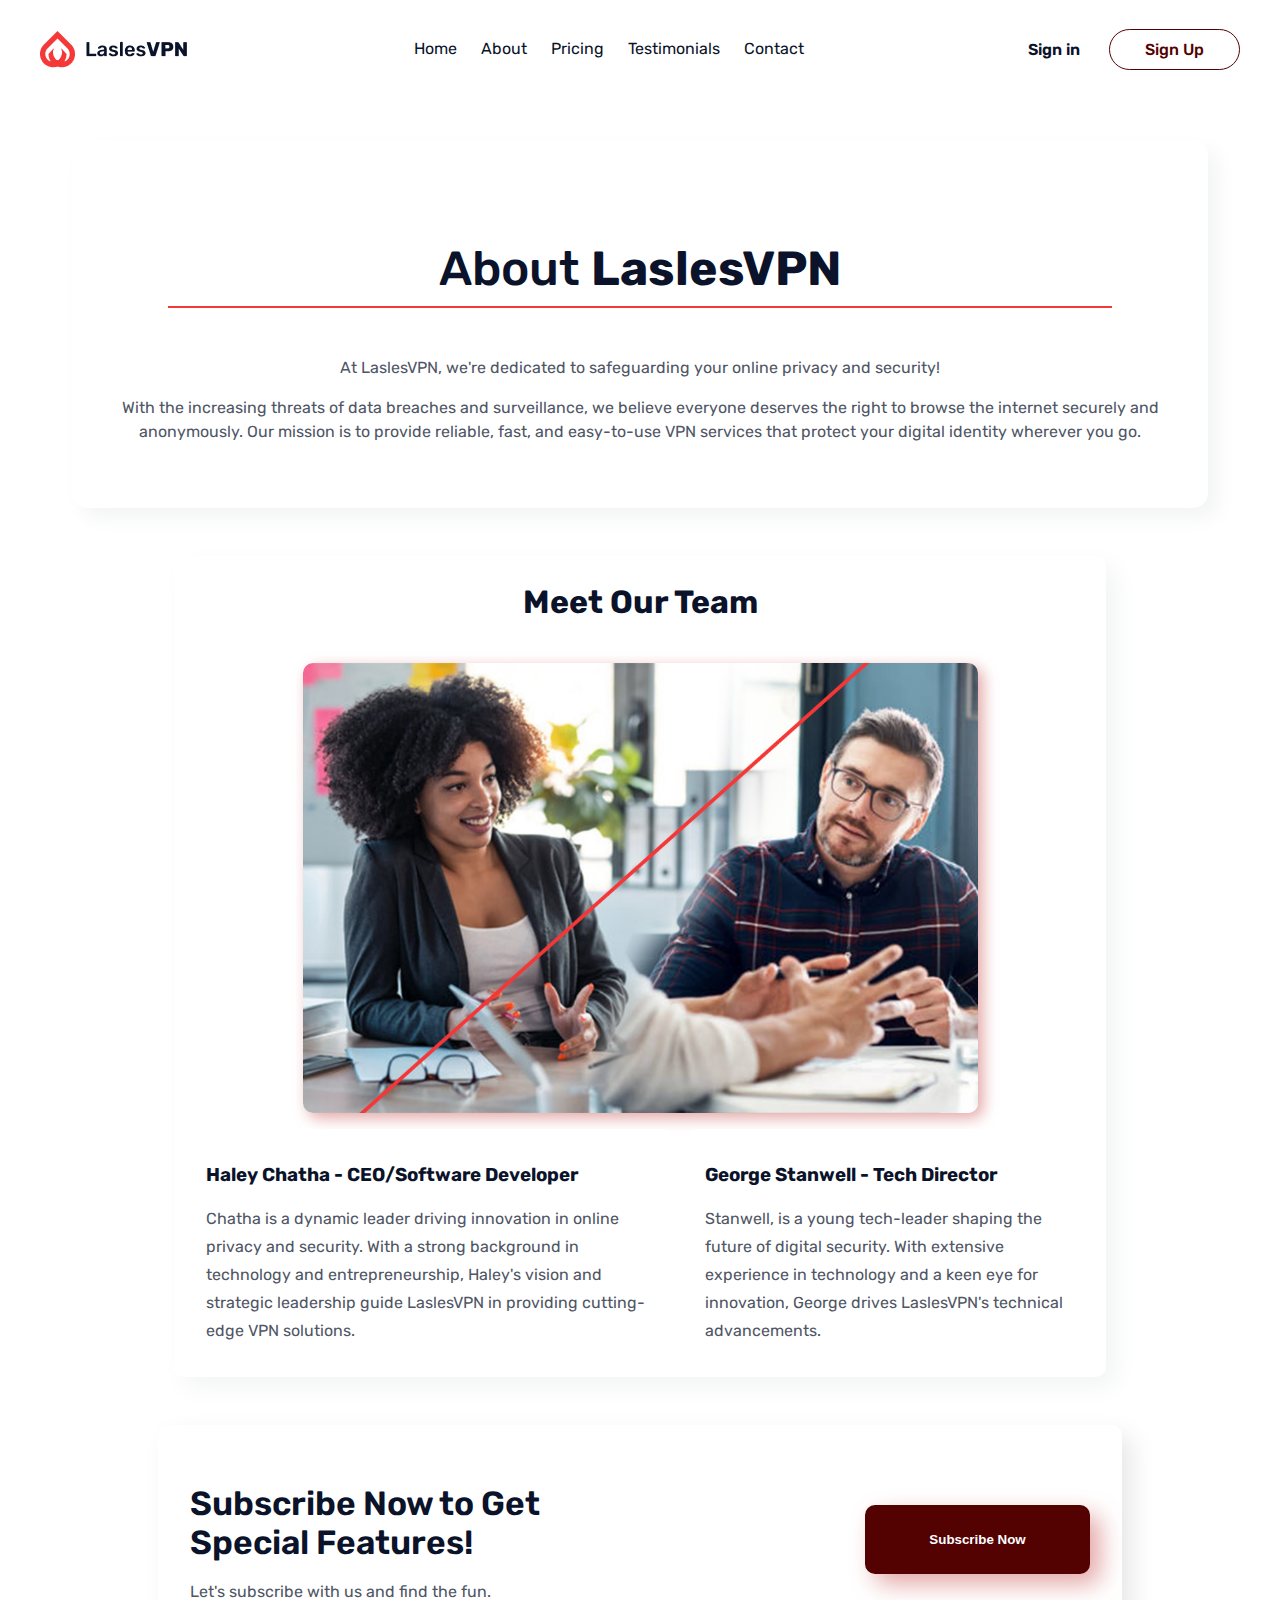
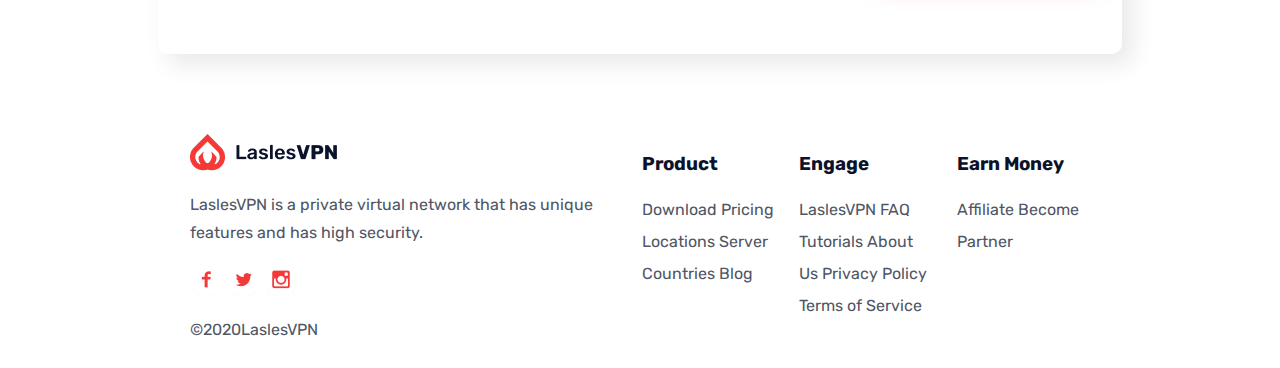
<file: about.html>
<!DOCTYPE html>
<html lang="en">

<head>
    <meta charset="UTF-8">
    <meta name="viewport" content="width=device-width, initial-scale=1.0">
    <link rel="stylesheet" href="css/about.css">
    <link rel="stylesheet" href="https://cdnjs.cloudflare.com/ajax/libs/font-awesome/6.5.1/css/all.min.css">
    <link rel="preconnect" href="https://fonts.googleapis.com">
    <link rel="preconnect" href="https://fonts.gstatic.com" crossorigin>
    <link
        href="https://fonts.googleapis.com/css2?family=Lato:ital,wght@0,300;0,400;0,700;0,900;1,400&family=Rubik:ital,wght@0,300..900;1,300..900&display=swap"
        rel="stylesheet">
    <title>LaslesVPN - About</title>
    <link rel="icon" type="image/x-icon" href="./assets/logo-vec.png">
</head>

<body>
    <!-- SEPERATE LINKS FOR ACCESSIBILITY NAVIGATION SKIP LINKS -->
    <ul class="skip-links">
        <li><a href="#nav" aria-label="Skip to main navigation">Skip to the navigation bar </a></li>
        <li><a href="#main" aria-label="Skip to main content">Skip to main page content</a></li>
        <li><a href="#subscribe" aria-label="Skip to subscription section">Skip to subscription section</a></li>
    </ul>
    <!-- SEPERATE LINKS FOR ACCESSIBILITY NAVIGATION SKIP LINKS -->
    <div class="container">
        <header>
            <nav id="nav" class="masternav">
                <img src="./assets/logo.png" alt="LaslesVPN logo" class="nav-image">
                <div class="main-nav">
                    <ul class="nav-list">
                        <li><a href="index.html" aria-label="home link">Home</a></li>
                        <li><a href="about.html" aria-label="about link">About</a></li>
                        <li><a href="#" aria-label="pricing link">Pricing</a></li>
                        <li><a href="#" aria-label="testimonials link">Testimonials</a></li>
                        <li><a href="contact.html" aria-label="contact link">Contact</a></li>
                    </ul>
                </div>
                <div class="nav-buttons">
                    <a href="#" class="sign-in" aria-label="sign in link">Sign in</a>
                    <a href="#" class="sign-up" aria-label="sign up link">Sign Up</a>
                </div>
            </nav>

            <div class="top-ban">
                <div class="site-h1">
                    <h1>About <span>LaslesVPN</span></h1>
                </div>
                <div class="top-text">
                    <p>
                        At LaslesVPN, we're dedicated to safeguarding your online privacy and security! </p>
                    <p>
                        With the increasing threats of data breaches and surveillance, we believe everyone deserves the
                        right to browse the internet securely and anonymously. Our mission is to provide reliable, fast,
                        and easy-to-use VPN services that protect your digital identity wherever you go.
                    </p>
                </div>
            </div>
        </header>
        
        <main id="main" class="content">
            <section class="learn-sec">
            <div class="open-all">
                <h2 class="learn-h2"> Meet Our Team</h2>
                <img srcset="./resolution-assets/work-320_x_213.jpg 320w,
                            ./resolution-assets/work-640_x_426.jpg 640w,
                            ./resolution-assets/work-960_x_640.jpg 960w" 
                        sizes="(max-width: 320px) 320px,
                            (max-width: 640px) 640px,
                            (max-width: 960px) 960px"
                        src="./resolution-assets/work-640_x_426.jpg" alt="mix of LaslesVPN employees" class="divide-img">

                <div class="open-container">
                    <!-- set divs seperate to flex 2 boxes side by side -->
                    
                    <div class="open-text">
                        <h3>Haley Chatha - CEO/Software Developer</h3>
                        <p>Chatha is a dynamic leader driving innovation in online privacy and security. With a strong
                            background in technology and entrepreneurship, Haley's vision and strategic leadership guide
                            LaslesVPN in providing cutting-edge VPN solutions.</p>
                        </div>
                        <div class="open-text">
                            <h3>George Stanwell - Tech Director</h3>
                            <p> Stanwell, is a young tech-leader shaping the future of digital security. With extensive
                                experience in technology and a keen eye for innovation, George drives LaslesVPN's technical
                                advancements.
                            </p>
                        </div>
                    </div>
                </div>
            </section>
        </main>
        
        <div id="subscribe" class="subscribe-card">
            <div class="sub-text">
                <h2>Subscribe Now to Get Special Features!</h2>
                <p>Let's subscribe with us and find the fun.</p>
            </div>
            <button type="submit" class="subscribebtn" aria-label="open subscribe to emails module">Subscribe Now</button>
        </div>

        <!-- START OF FOOTER -->
        
        <footer>
            <div class="footer-container-soc">
                <div class="footer-copy">
                    <img src="./assets/logo.png" alt="LaslesVPN logo">
                    <p>LaslesVPN is a private virtual network that has unique features and has high security.</p>
                    <!-- ARIA labels added with context that these would be links on real site -->
                    <img src="./assets/Facebook.png" alt="Facebook logo" class="soc-icon" aria-label="link to company facebook account">
                    <img src="./assets/Twitter.png" alt="Twitter logo" class="soc-icon" aria-label="link to company twitter account">
                    <img src="./assets/Instagram.png" alt="Instagram logo" class="soc-icon" aria-label="link to company instagram account">
                    <p>&copy;2020LaslesVPN</p>
                </div>
            </div>
            <div class="footer-container-cont">
                <div class="link-text">
                    <h3>Product</h3>
                    <a href="#" aria-label="donwload software link">Download </a>
                    <a href="#" aria-label="price plan link">Pricing</a>
                    <a href="#" aria-label="contact page link">Locations</a>
                    <a href="#" aria-label="server code link">Server</a>
                    <a href="#" aria-label="partner countries link">Countries</a>
                    <a href="#" aria-label="outside blog page link">Blog</a>
                </div>
                <div class="link-text">
                    <h3>Engage</h3>
                    <a href="index.html" aria-label="welcome page link">LaslesVPN </a>
                    <a href="#" aria-label="frequently asked questions link">FAQ</a>
                    <a href="#" aria-label="tutorials video link">Tutorials</a>
                    <a href="about.html" aria-label="about us link">About Us</a>
                    <a href="#" aria-label="privacy policy link">Privacy Policy</a>
                    <a href="#" aria-label="terms of service link">Terms of Service</a>
                </div>
                <div class="link-text"> 
                    <h3>Earn Money</h3>
                    <a href="#" aria-label="affiliate page link">Affiliate</a>
                    <a href="#" aria-label="become partner link">Become Partner</a>
                </div>
            </div>
            
        </footer>
    </div>
        
    </body>
</file>
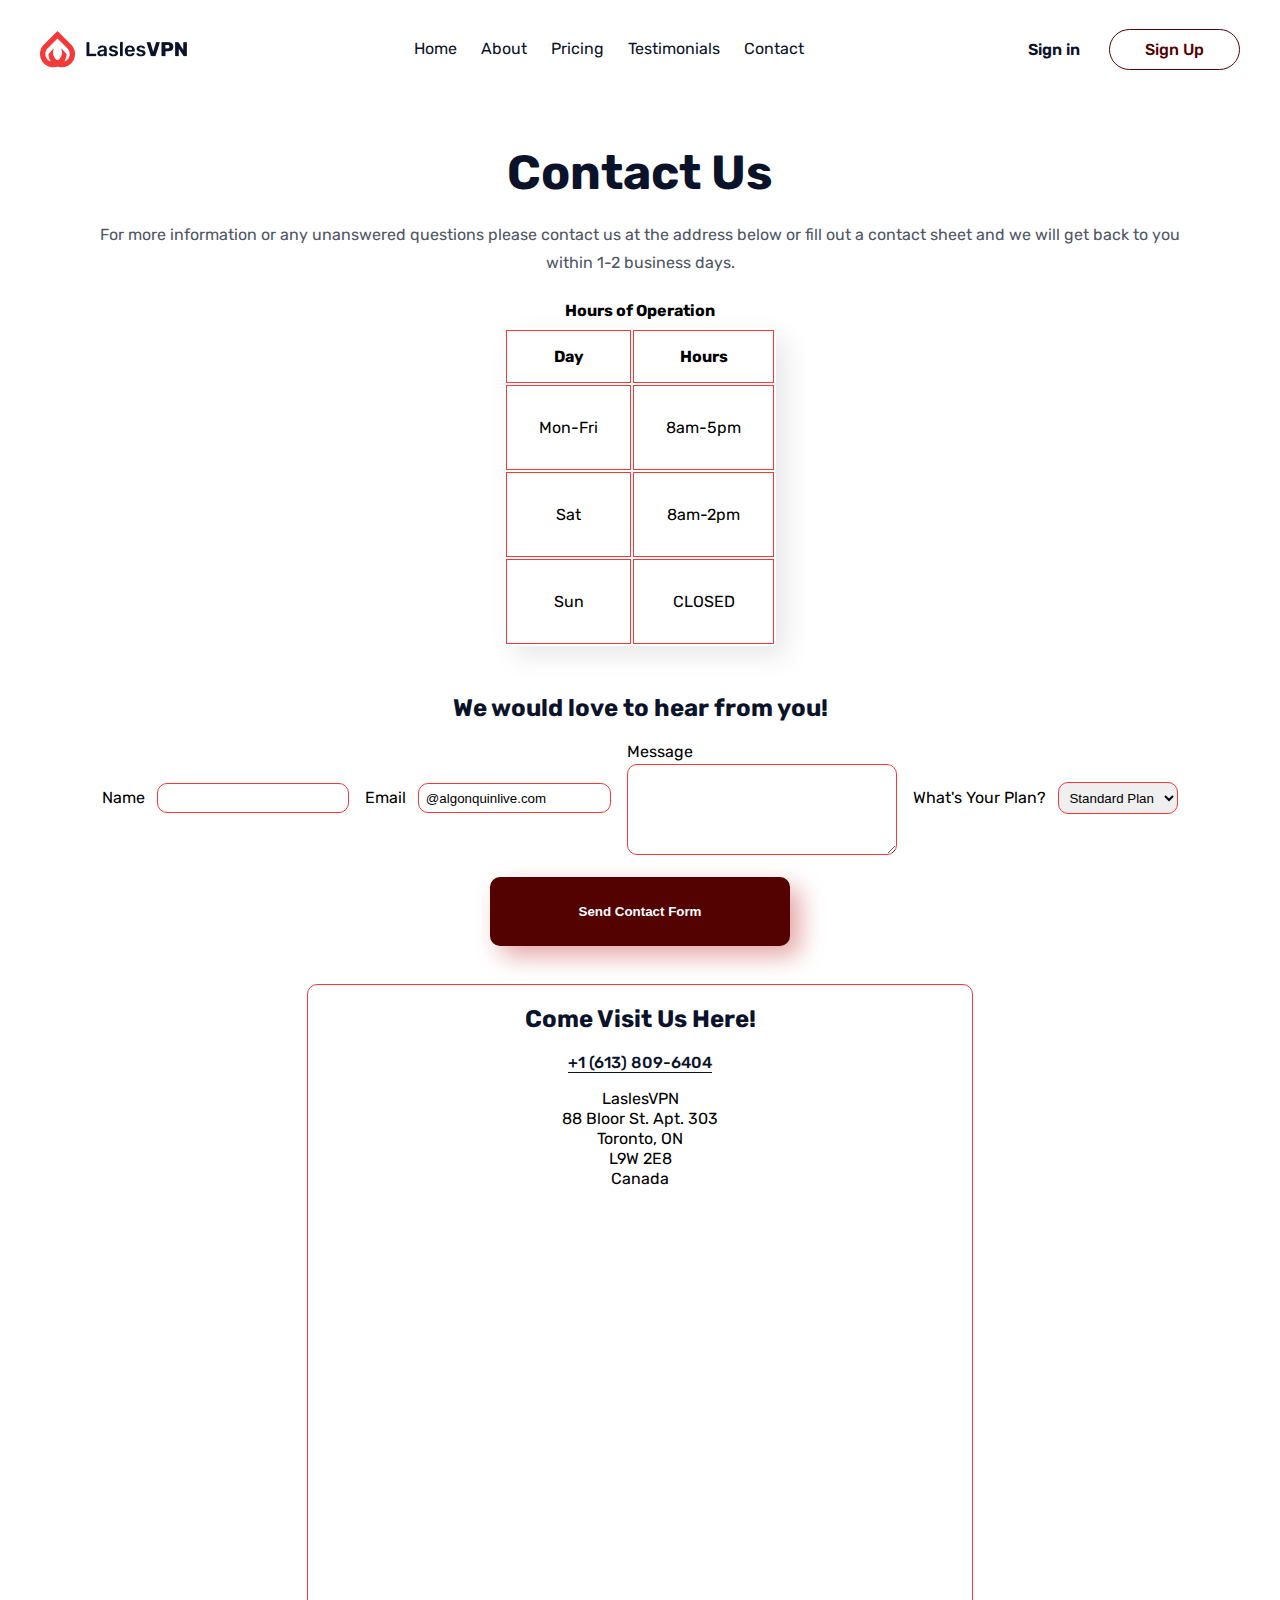
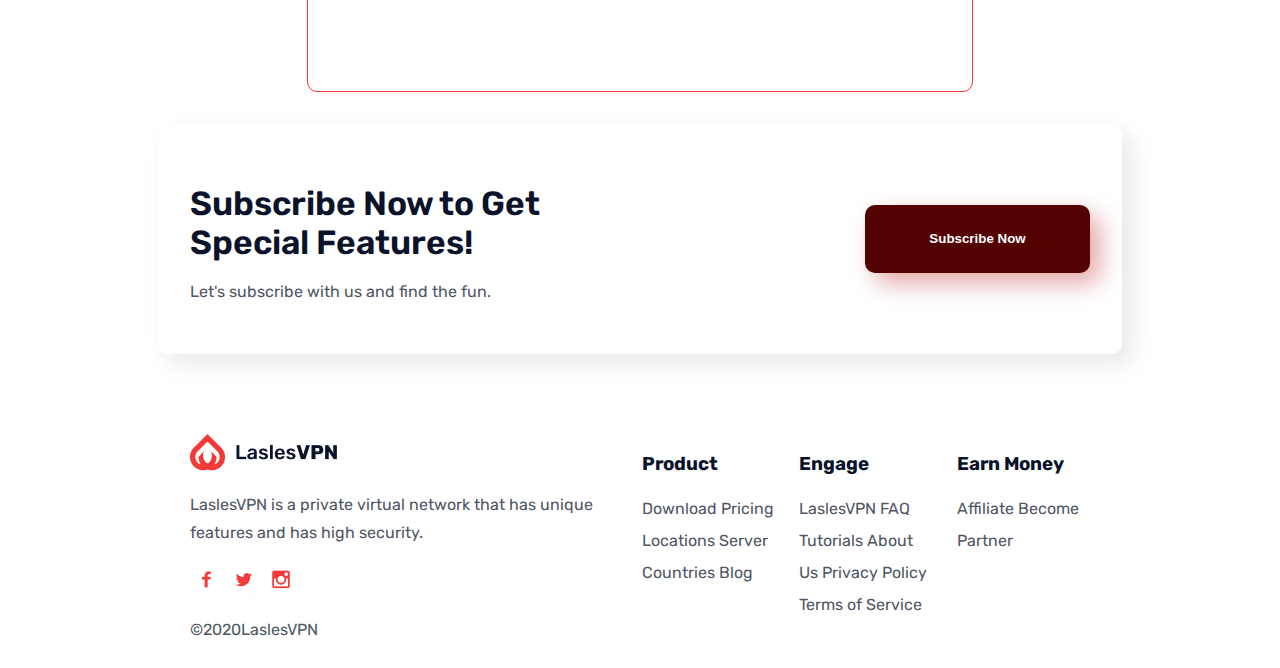
<file: contact.html>
<!DOCTYPE html>
<html lang="en">

<head>
    <meta charset="UTF-8">
    <meta name="viewport" content="width=device-width, initial-scale=1.0">
    <link rel="stylesheet" href="css/contact.css">
    <link rel="stylesheet" href="https://cdnjs.cloudflare.com/ajax/libs/font-awesome/6.5.1/css/all.min.css">
    <link rel="preconnect" href="https://fonts.googleapis.com">
    <link rel="preconnect" href="https://fonts.gstatic.com" crossorigin>
    <link
        href="https://fonts.googleapis.com/css2?family=Lato:ital,wght@0,300;0,400;0,700;0,900;1,400&family=Rubik:ital,wght@0,300..900;1,300..900&display=swap"
        rel="stylesheet">
    <title>LaslesVPN - Contact</title>
    <link rel="icon" type="image/x-icon" href="./assets/logo-vec.png">
</head>

<body>
    <!-- SEPERATE LINKS FOR ACCESSIBILITY NAVIGATION SKIP LINKS -->
    <ul class="skip-links">
        <li><a href="#nav" aria-label="Skip to main navigation">Skip to the navigation bar </a></li>
        <li><a href="#contact" aria-label="Skip to main content">Skip to contact form content</a></li>
        <li><a href="#subscribe" aria-label="Skip to subscription section">Skip to subscription section</a></li>
    </ul>
    <!-- SEPERATE LINKS FOR ACCESSIBILITY NAVIGATION SKIP LINKS -->
    <div class="container">
        <header>
            <nav id="nav" class="masternav">
                <img src="./assets/logo.png" alt="LaslesVPN logo" class="nav-image">
                <div class="main-nav">
                    <ul class="nav-list">
                        <li><a href="index.html" aria-label="home link">Home</a></li>
                        <li><a href="about.html" aria-label="about link">About</a></li>
                        <li><a href="#" aria-label="pricing link">Pricing</a></li>
                        <li><a href="#" aria-label="testimonials link">Testimonials</a></li>
                        <li><a href="contact.html" aria-label="pricing link">Contact</a></li>
                    </ul>
                </div>
                <div class="nav-buttons">
                    <a href="#" class="sign-in" aria-label="sign in link">Sign in</a>
                    <a href="#" class="sign-up" aria-label="sign up link">Sign Up</a>
                </div>
            </nav>
            <div class="banner">
                <h1>Contact Us</h1>
                <p>For more information or any unanswered questions please contact us at the address below or fill out a
                    contact sheet and we will get back to you within 1-2 business days.</p>
            </div>
        </header>

        <main>
            <table>
                <caption>Hours of Operation</caption>
                <thead>
                    <tr class="contact-t">
                        <th>Day</th>
                        <th>Hours</th>
                    </tr>
                </thead>
                <tbody>
                    <tr class="contact-t">
                        <td>Mon-Fri</td>
                        <td>8am-5pm</td>
                    </tr>
                    <tr class="contact-t">
                        <td>Sat</td>
                        <td>8am-2pm</td>
                    </tr>
                    <tr class="contact-t">
                        <td>Sun</td>
                        <td>CLOSED</td>
                    </tr>
                </tbody>
            </table>
            <!-- ADDING A SECTION FOR A CONTACT FORM -->
            <section id="contact" class="contact-send">
                <h2>We would love to hear from you!</h2>
                <!-- ADDING THE FORM -->
                <form action="thank.html" method="post" class="contact-flex">
                    <div>
                        <label for="fullname">Name</label>
                        <input type="text" id="fullname" name="fullname" aria-label="input your full name">
                    </div>
                    <div>
                        <label for="youremail">Email</label>
                        <input type="email" id="youremail" name="youremail" placeholder="Algonquin Email"
                            value="@algonquinlive.com" aria-label="input your email">
                    </div>
                    <div class="message-flex">
                        <label for="message">Message</label>
                        <textarea name="message" id="message" cols="30" rows="5"
                            aria-label="input contact message"></textarea>
                    </div>
                    <div>
                        <label for="row">What's Your Plan?</label>
                        <select name="row" id="row" aria-label="select your plan">
                            <option value="front" aria-label="select free plan">Free Plan</option>
                            <option value="center" selected aria-label="select standard plan">Standard Plan</option>
                            <option value="back" aria-label="select premium plan">Premium Plan</option>
                        </select>
                    </div>
                    <button type="submit" class="send-form" aria-label="send contact form">Send Contact Form</button>
                </form>
                <div class="content-map">
                    <h2>Come Visit Us Here!</h2>
                    <a href="#" aria-label="link to call us">+1 (613) 809-6404</a>
                    <ul itemscope itemtype="https://schema.org/PostalAddress">
                        <li itemprop="name">LaslesVPN</li>
                        <li itemprop="streetAddress">88 Bloor St. Apt. 303</li>
                        <li itemprop="addressLocality">Toronto, ON </li>
                        <li itemprop="postalCode">L9W 2E8</li>
                        <li itemprop="addressCountry">Canada</li>
                    </ul>
                    <iframe
                        src="https://www.google.com/maps/embed?pb=!1m14!1m12!1m3!1d5773.963410847439!2d-79.42971461379148!3d43.64854896715408!2m3!1f0!2f0!3f0!3m2!1i1024!2i768!4f13.1!5e0!3m2!1sen!2sca!4v1710304218277!5m2!1sen!2sca"
                        width="600" height="450" style="border:0;" allowfullscreen="" loading="lazy"
                        referrerpolicy="no-referrer-when-downgrade" aria-label="google maps interactive map"></iframe>
                </div>
            </section>
        </main>

        <div id="subscribe" class="subscribe-card">
            <div class="sub-text">
                <h2>Subscribe Now to Get Special Features!</h2>
                <p>Let's subscribe with us and find the fun.</p>
            </div>
            <button type="submit" class="subscribebtn" aria-label="opens subscribe to emails module">Subscribe
                Now</button>
        </div>

        <footer>
            <div class="footer-container-soc">
                <div class="footer-copy">
                    <img src="./assets/logo.png" alt="LaslesVPN logo">
                    <p>LaslesVPN is a private virtual network that has unique features and has high security.</p>
                    <img src="./assets/Facebook.png" alt="Facebook logo" class="soc-icon"
                        aria-label="link to company facebook account">
                    <img src="./assets/Twitter.png" alt="Twitter logo" class="soc-icon"
                        aria-label="link to company twitter account">
                    <img src="./assets/Instagram.png" alt="Instagram logo" class="soc-icon"
                        aria-label="link to company instagram account">
                    <p>&copy;2020LaslesVPN</p>
                </div>
            </div>
            <div class="footer-container-cont">
                <div class="link-text">
                    <h3>Product</h3>
                    <a href="#" aria-label="donwload software link">Download </a>
                    <a href="#" aria-label="price plan link">Pricing</a>
                    <a href="#" aria-label="contact page link">Locations</a>
                    <a href="#" aria-label="server code link">Server</a>
                    <a href="#" aria-label="partner countries link">Countries</a>
                    <a href="#" aria-label="outside blog page link">Blog</a>
                </div>
                <div class="link-text">
                    <h3>Engage</h3>
                    <a href="index.html" aria-label="welcome page link">LaslesVPN </a>
                    <a href="#" aria-label="frequently asked questions link">FAQ</a>
                    <a href="#" aria-label="tutorials video link">Tutorials</a>
                    <a href="about.html" aria-label="about us link">About Us</a>
                    <a href="#" aria-label="privacy policy link">Privacy Policy</a>
                    <a href="#" aria-label="terms of service link">Terms of Service</a>
                </div>
                <div class="link-text">
                    <h3>Earn Money</h3>
                    <a href="#" aria-label="affiliate page link">Affiliate</a>
                    <a href="#" aria-label="become partner link">Become Partner</a>
                </div>
            </div>
        </footer>
    </div>
</body>
</file>
<file: css/about.css>
/* skip link styling */

.skip-links{
    list-style: none;
    margin: 0;
    padding: 0;
  }
  .skip-links a{
    position: absolute;
    top: -5em;
    background-color: black;
    color:white;
    padding: .5em 1em;
    font-weight: bold;
  }
  .skip-links a:focus{
    top: 0;
  }


.container {
    margin: 0 auto;
    max-width: 1200px;
    font-family: 'Rubik', 'Open Sans', 'sans serif';
    font-size: 1em;
    background-color: white;
}

/* UNIVERSAL STYLING FOR ELEMENTS */

h1 {
    font-size: 3em;
    margin: 0;
    line-height: 65px;
}

p {
    color: #4F5665;
    line-height: 1.75em;
}

h1,
h2,
h3,
h4 {
    color: #0B132A;
}

a {
    text-decoration: none;
}

li {
    list-style-type: none;
    line-height: 50px;
}

.fa-circle-check {
    padding-right: 1.25em;
}

ul {
    padding-left: 0;
}

/* UNIVERSAL STYLING FOR ELEMENTS */

.mast {
    margin-bottom: 6.25em;
}

.masternav {
    display: flex;
    justify-content: space-between;
    margin-bottom: 50px;
}

.nav-image {
    align-self: center;
}

.nav-image:hover {
    animation-name: logo-spin;
    animation-duration: 8s;
}

@keyframes logo-spin {
    0% {
        transform: rotate(0deg);
    }

    50% {
        transform: rotate(720deg);
    }

    95% {
        transform: rotate(0deg);
    }
}

.nav-list {
    display: flex;
    gap: 1.5em;
    list-style-type: none;
}

.nav-list a {
    text-decoration: none;
    color: #0B132A;
}

.nav-buttons {
    align-self: center;
}

/* Sign in/Sign up BUTTONS */

.sign-in {
    color: #0B132A;
    font-weight: 600;
    margin-right: 25px;
}

.sign-up {
    border-style: solid;
    border-width: 1px;
    border-color: #530101;
    color: #530101;
    background-color: white;
    font-weight: 500;
    border-radius: 50px;
    padding: 10px 35px;
}

.top-ban {
    text-align: center;
    margin: 0 2em;
    padding: 3em;
    box-shadow: 10px 10px 20px #f3f4f5;
    border-radius: 15px;
}

h1 {
    margin: 1em;
    font-weight: 500;
    padding-bottom: 5px;
    border-bottom: 2.5px solid #f53838;
}

.site-h1 span {
    font-weight: 700;
}

.top-text p {
    line-height: 1.5em;
}

.open-all {
    display: flex;
    flex-direction: column;
    margin: 3em auto;
    width: 75%;
    box-shadow: 10px 10px 25px #f3f4f5;
    border-radius: 10px;
    padding: 0 16px 16px 16px;
}

.learn-h2 {
    text-align: center;
    font-size: 2em;
}

.divide-img {
    margin: 1em;
    align-self: center;
    box-shadow: 5px 5px 15px #e4a6a6;
    width: 75%;
    border-radius: 10px;
}

.open-container {
    display: flex;
    justify-content: space-between;
    gap: 1em;
}

.open-text {
    background-color: white;
    border-radius: 10px;
    padding: 1em;
}

.open-text p {
    margin: 0;
}

/* SUBSCRIBE CARD SEL FLEX STYLING */

.subscribe-card {
    margin: auto;
    display: flex;
    align-items: center;
    justify-content: space-between;
    background-color: white;
    box-shadow: 10px 10px 25px #e8e8e8;
    width: 75%;
    padding: 2em;
    position: relative;
    border-radius: 10px;
}

/* SUBSCRIBE CARD SEL FLEX STYLING */
/* SUBSCRIBE BUTTON STAYS RELATIVE TO A FIXED POSITION */
.sub-text {
    width: 40%;
}

.sub-text h2 {
    font-size: 2.1em;
    font-weight: 600;
    margin-bottom: 0;
}

.subscribebtn {
    width: 25%;
    padding: 2em 2em;
    text-decoration: none;
    font-weight: 700;
    color: white;
    background-color: #530101;
    box-shadow: 10px 10px 25px #e4a6a6;
    border-radius: 10px;
    border: none;
}

footer {
    margin: auto;
    margin-top: 5em;
    display: flex;
    justify-content: space-evenly;
    width: 75%;
}

.footer-copy {
    padding-right: 2.5em;
}

.footer-container-cont {
    width: 75%;
    display: flex;
    justify-content: space-evenly;
    margin-left: auto;
    gap: 1.5em;
}

.footer-container-cont div {
    flex-basis: 100%;
}

.link-text a {
    color: #4F5665;
    line-height: 2em;
}



/* Sign in/Sign up BUTTONS */

@media screen and (max-width: 825px) {

    .masternav {
        display: flex;
        flex-direction: column;
        margin-bottom: 50px;
        text-align: center;
    }

    .nav-image {
        margin-bottom: 1em;
    }

    .nav-buttons {
        margin: 1em;
    }

    .masternav :nth-child(3) {
        order: 2;
    }

    .masternav :nth-child(2) {
        order: 3;
    }

    .sign-in {
        color: #0B132A;
        font-weight: 600;
        margin-right: 25px;
    }

    .sign-up {
        border-style: solid;
        border-width: 1px;
        border-color: #f53838;
        color: #f53838;
        background-color: white;
        font-weight: 500;
        border-radius: 50px;
        padding: 10px 35px;
    }

    .nav-list {
        display: flex;
        flex-direction: column;
    }

    .nav-list a {
        text-decoration: none;
        padding: 0;
        color: #0B132A;
        border-bottom: 1px solid #f53838;
    }

    .nav-list a:hover {
        border-bottom: 2px solid #f53838;
    }

    /* MAKE TEAM AND SUBSCRIBER CARDS VERTICAL WHEN STYLING MOBILE */

    .open-container {
        flex-direction: column;
    }

    .subscribe-card {
        display: flex;
        width: 75%;
        flex-direction: column;
        margin: auto;
        align-items: flex-start;
    }

    .subscribe-card p,
    .subscribe-card h2,
    .subscribebtn {
        width: 100%;
    }

    .subscribebtn {
        width: 100%;
    }

    .sub-text {
        width: auto;
    }


}
</file>
<file: css/contact.css>
/* skip link styling */

.skip-links{
    list-style: none;
    margin: 0;
    padding: 0;
  }
  .skip-links a{
    position: absolute;
    top: -5em;
    background-color: black;
    color:white;
    padding: .5em 1em;
    font-weight: bold;
  }
  .skip-links a:focus{
    top: 0;
  }



.container {
    margin: 0 auto;
    max-width: 1200px;
    font-family: 'Rubik', 'Open Sans', 'sans serif';
    font-size: 1em;
    background-color: white;
}

h1 {
    font-size: 3em;
    margin: 0;
    line-height: 65px;
}

p {
    color: #4F5665;
    line-height: 1.75em;
}

h1,
h2,
h3,
h4 {
    color: #0B132A;
}

a {
    text-decoration: none;
}

li {
    list-style-type: none;
    line-height: 50px;
}

.fa-circle-check {
    padding-right: 1.25em;
}

ul {
    padding-left: 0;
}

/* UNIVERSAL STYLING FOR ELEMENTS */

.mast {
    margin-bottom: 6.25em;
}

.masternav {
    display: flex;
    justify-content: space-between;
    margin-bottom: 50px;
}

.nav-image {
    align-self: center;
}

.nav-image:hover {
    animation-name: logo-spin;
    animation-duration: 8s;
}

@keyframes logo-spin {
    0% {
        transform: rotate(0deg);
    }

    50% {
        transform: rotate(720deg);
    }

    95% {
        transform: rotate(0deg);
    }
}

.nav-list {
    display: flex;
    gap: 1.5em;
    list-style-type: none;
}

.nav-list a {
    text-decoration: none;
    color: #0B132A;
}

.nav-buttons {
    align-self: center;
}

/* Sign in/Sign up BUTTONS */

.sign-in {
    color: #0B132A;
    font-weight: 600;
    margin-right: 25px;
}

.sign-up {
    border-style: solid;
    border-width: 1px;
    border-color: #530101;
    color: #530101;
    background-color: white;
    font-weight: 500;
    border-radius: 50px;
    padding: 10px 35px;
}

.banner {
    margin: auto;
    text-align: center;
    width: 90%;
}

.contact-t td {
    border: 1px solid #f53838;
    padding: 2em;
    text-align: center;
}

/* BASIC FORM EDITING */

caption {
    font-weight: 700;
    padding: 0.5em;
}

table {
    margin: auto;
    box-shadow: 10px 10px 25px #e8e8e8;
}

label {
    padding-right: 0.5em;
}

th {
    padding: 1em;
    border: 1px solid #f53838;
}

input {
    border: 1px solid #f53838;
    border-radius: 10px;
    padding: 0.5em;
}

/* END OF BASIC EDITING */


.contact-send {
    text-align: center;
    margin-top: 3em;
}

/* wrap container for horizontal design */

.contact-flex {
    display: flex;
    flex-wrap: wrap;
    gap: 1em;
    justify-content: center;
    align-items: center;
}

.message-flex {
    display: flex;
    flex-direction: column;
    align-items: flex-start;
    justify-content: space-around;
}

#message {
    margin-top: 0.25em;
    border: 1px solid #f53838;
    border-radius: 10px;
    padding: 0.5em;
}

#row {
    border: 1px solid #f53838;
    border-radius: 10px;
    padding: 0.5em;
}

.send-form {
    margin: 0.5em;
    width: 25%;
    padding: 2em 2em;
    text-decoration: none;
    font-weight: 700;
    color: white;
    background-color: #530101;
    box-shadow: 10px 10px 25px #e4a6a6;
    border-radius: 10px;
    border: none;
}

.content-map {
    display: inline-block;
    padding: 0 2em 2em 2em;
    margin: 2em 0 2em 0;
    border: 1px solid #f53838;
    border-radius: 10px;
}

.content-map li {
    line-height: 1.25em;
}

.content-map a {
    font-weight: 500;
    line-height: 1.25em;
    color: #0B132A;
    border-bottom: 1px solid #0B132A;
}

.subscribe-card {
    margin: auto;
    display: flex;
    align-items: center;
    justify-content: space-between;
    background-color: white;
    box-shadow: 10px 10px 25px #e8e8e8;
    width: 75%;
    padding: 2em;
    position: relative;
    border-radius: 10px;
}

/* SUBSCRIBE CARD SEL FLEX STYLING */
/* SUBSCRIBE BUTTON STAYS RELATIVE TO A FIXED POSITION */

.sub-text {
    width: 40%;
}

.sub-text h2 {
    font-size: 2.1em;
    font-weight: 600;
    margin-bottom: 0;
}

.subscribebtn {
    width: 25%;
    padding: 2em 2em;
    text-decoration: none;
    font-weight: 700;
    color: white;
    background-color: #530101;
    box-shadow: 10px 10px 25px #e4a6a6;
    border-radius: 10px;
    border: none;
}

footer {
    margin: auto;
    margin-top: 5em;
    display: flex;
    justify-content: space-evenly;
    width: 75%;
}

.footer-copy {
    padding-right: 2.5em;
}

.footer-container-cont {
    width: 75%;
    display: flex;
    justify-content: space-evenly;
    margin-left: auto;
    gap: 1.5em;
}

.footer-container-cont div {
    flex-basis: 100%;
}

.link-text a {
    color: #4F5665;
    line-height: 2em;
}

@media screen and (max-width: 825px) {

    .masternav {
        display: flex;
        flex-direction: column;
        margin-bottom: 50px;
        text-align: center;
    }

    .nav-image {
        margin-bottom: 1em;
    }

    .nav-buttons {
        margin: 1em;
    }

    .masternav :nth-child(3) {
        order: 2;
    }

    .masternav :nth-child(2) {
        order: 3;
    }

    .sign-in {
        color: #0B132A;
        font-weight: 600;
        margin-right: 25px;
    }

    .sign-up {
        border-style: solid;
        border-width: 1px;
        border-color: #f53838;
        color: #f53838;
        background-color: white;
        font-weight: 500;
        border-radius: 50px;
        padding: 10px 35px;
    }

    .nav-list {
        display: flex;
        flex-direction: column;
    }

    .nav-list a {
        text-decoration: none;
        padding: 0;
        color: #0B132A;
        border-bottom: 1px solid #f53838;
    }

    .nav-list a:hover {
        border-bottom: 2px solid #f53838;
    }

    /* MAKE TEAM AND SUBSCRIBER CARDS VERTICAL WHEN STYLING MOBILE */

    .contact-flex {
        flex-direction: column;
    }

    .send-form {
        width: 40%;
    }

    iframe {
        width: 100%;
    }

    .subscribe-card {
        display: flex;
        width: 75%;
        flex-direction: column;
        margin: auto;
        align-items: flex-start;
    }

    .subscribe-card p,
    .subscribe-card h2,
    .subscribebtn {
        width: 100%;
    }

    .subscribebtn {
        width: 100%;
    }

    .sub-text {
        width: auto;
    }


}
</file>
